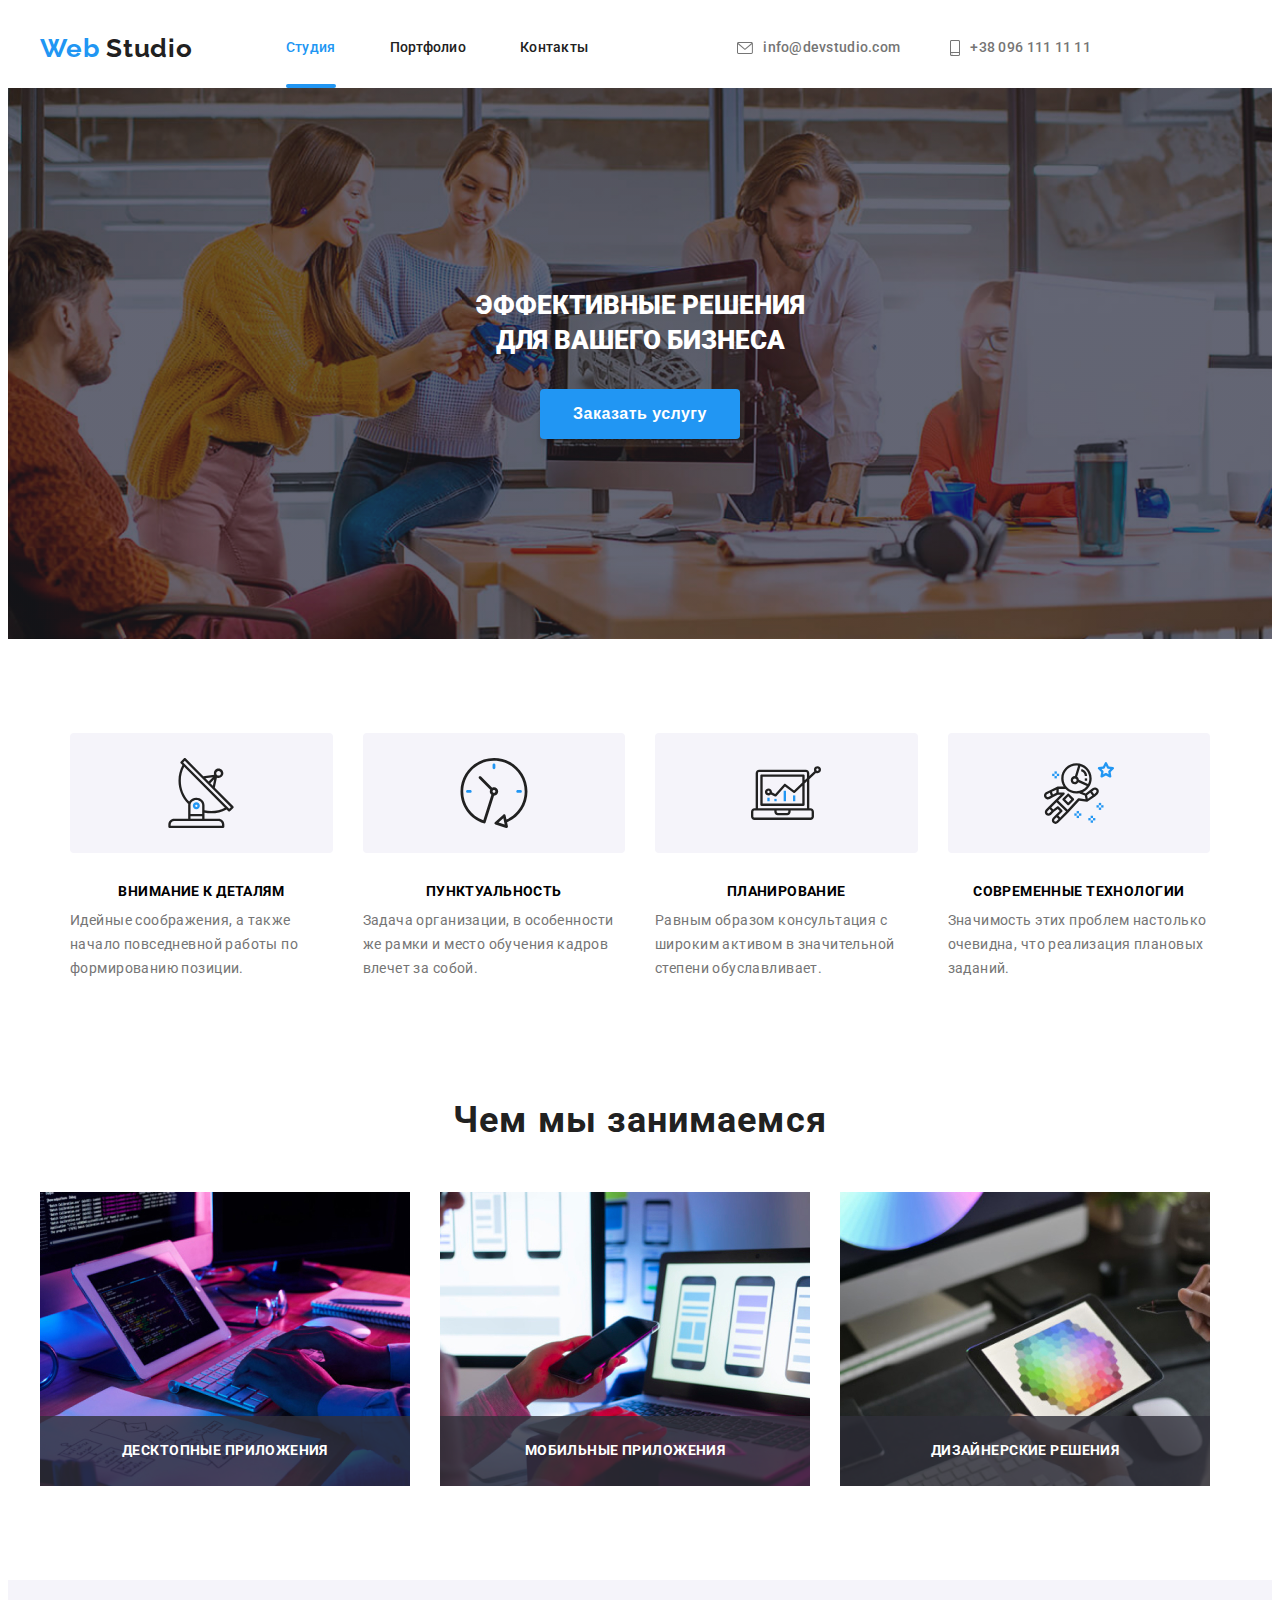
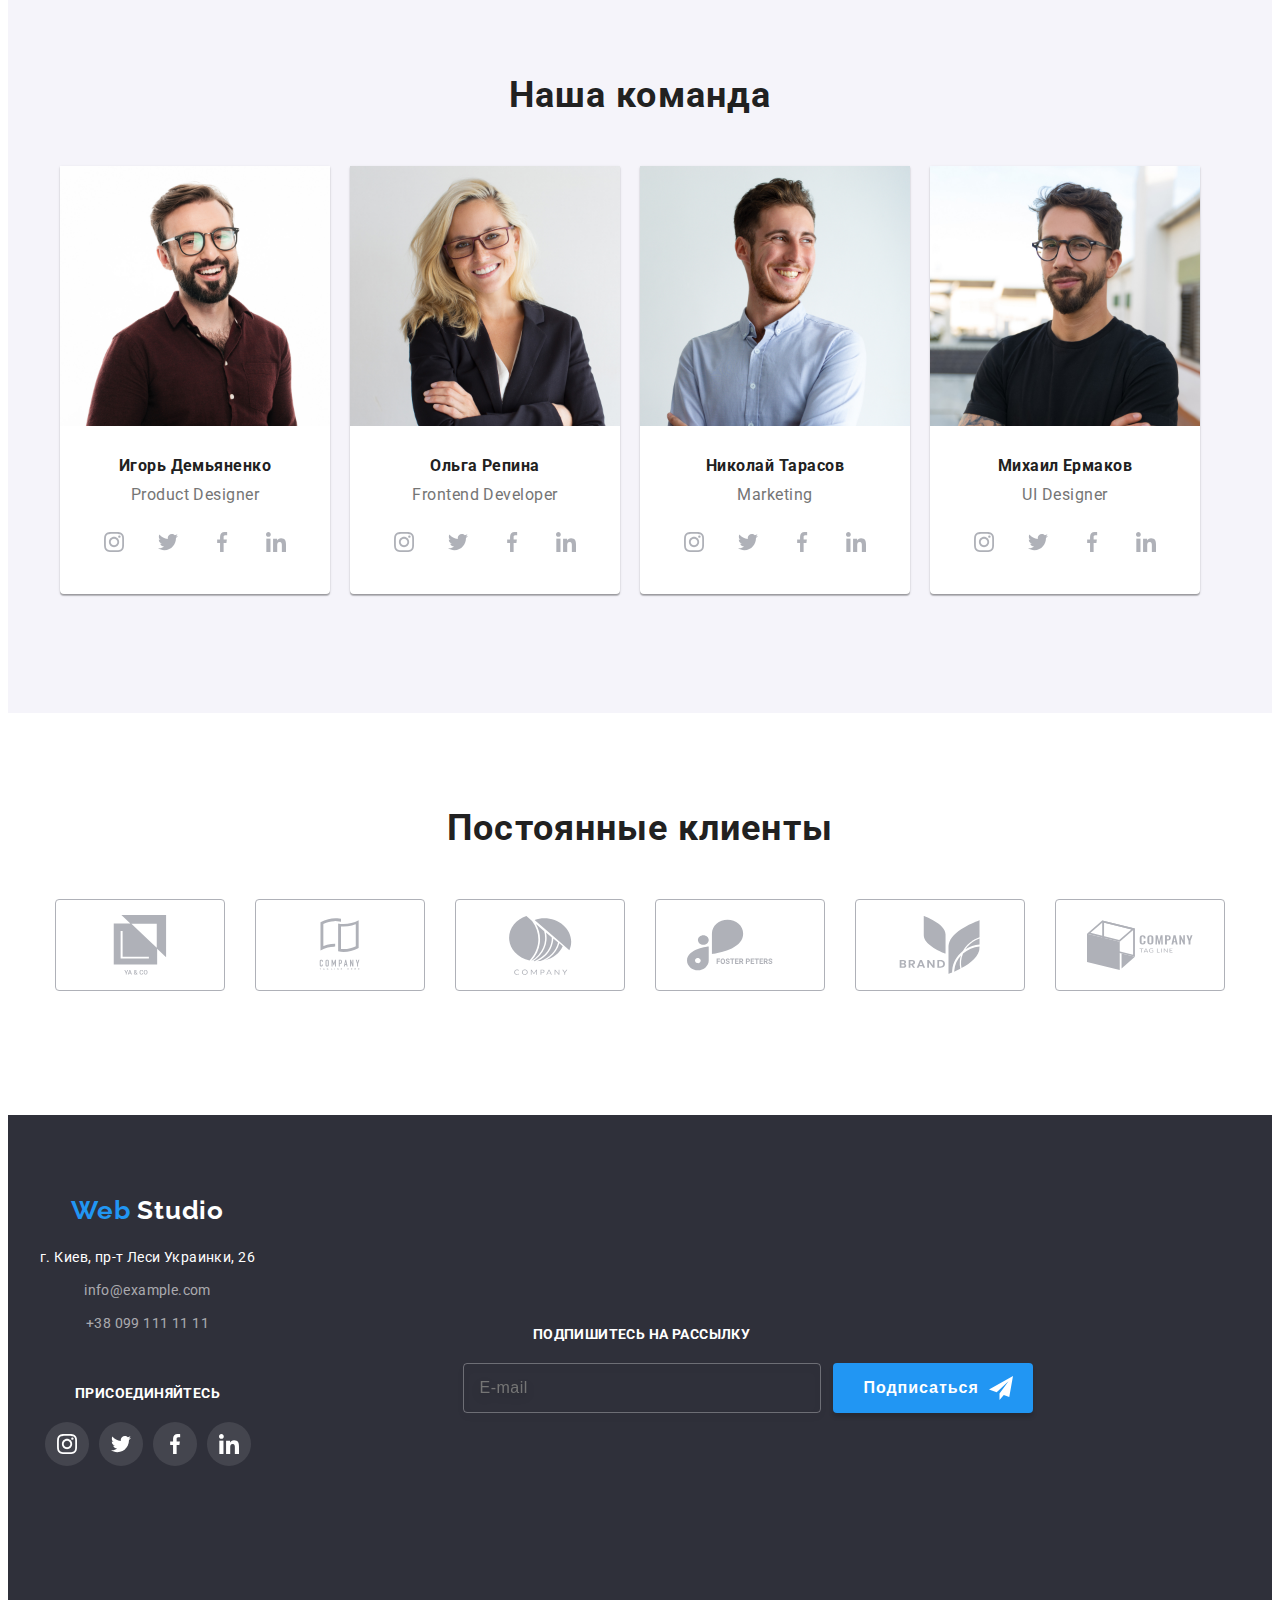
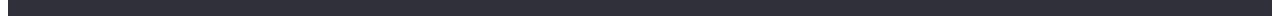
<file: index.html>
<!DOCTYPE html>
<html lang="ru">
  <head>
    <meta name="viewport" content="width=device-width, initial-scale=1.0" />
    <title>Студия</title>
    <meta charset="utf-8" />
    <link rel="preconnect" href="https://fonts.googleapis.com" />
    <link rel="preconnect" href="https://fonts.gstatic.com" crossorigin />
    <link
      href="https://fonts.googleapis.com/css2?family=Fruktur&family=Raleway:wght@700&family=Roboto:wght@400;500;700;900&display=swap"
      rel="stylesheet"
    />
    <link
      rel="stylesheet"
      href="https://cdnjs.cloudflare.com/ajax/libs/modern-normalize/1.1.0/modern-normalize.min.css"
      integrity="sha512-wpPYUAdjBVSE4KJnH1VR1HeZfpl1ub8YT/NKx4PuQ5NmX2tKuGu6U/JRp5y+Y8XG2tV+wKQpNHVUX03MfMFn9Q=="
      crossorigin="anonymous"
      referrerpolicy="no-referrer"
    />
    <!-- <link rel="stylesheet" href="./css/styles.css" /> -->
    <link rel="stylesheet" href="./css/main.min.css" />
  </head>
  <body>
    <header>
      <div class="container header-container">
        <a href="" class="logo link">
          <span class="logo_first">Web</span>
          Studio
        </a>


  <!-- <button class="open-menu-btn">O</button>  -->



        <nav class="header-navigation">
          <ul class="header-list list">
            <li class="header-item">
              <a class="header-link link active-page current" href="#Студия">
                Студия
              </a>
            </li>
            <li class="header-item">
              <a class="header-link link" href="./portfolio.html">Портфолио</a>
            </li>
            <li class="header-item">
              <a class="header-link link" href="#Контакты">Контакты</a>
            </li>
          </ul>
        </nav>

        <ul class="header-list-call list">
          <li class="header-list-call-item">
            <a
              class="header-link-call link mail hlci"
              href="mailto:info@example.com"
            >
              <svg class="header-icon" width="16" height="12">
                <use href="./images/icons.svg#icon-email"></use>
              </svg>
              info@devstudio.com
            </a>
          </li>
          <li class="header-list-call-item">
            <a class="header-link-call link tel hlci" href="tel:+380961111111">
              <svg class="header-icon" width="10" height="16">
                <use href="./images/icons.svg#icon-tel"></use>
              </svg>
              +38 096 111 11 11
            </a>
          </li>
        </ul>     


     
        <button class="open-menu-btn">
          <svg class="mob-open-icon" width="24" height="16">
            <use href="./images/icons.svg#icon-mob-open"></use>
          </svg>
      </button>  


      </div>
      
<!-- mob header -->
<div class="mob-menu is-hidden">

  <div class="container">
 
    <button class="close-menu-btn">
                <svg class="mob-close-icon" width="27" height="27">
            <use href="./images/icons.svg#icon-close"></use>
          </svg>
    </button>
      <div class="mob-top">
          <ul class="mob-menu-list list">
            <li class="mob-menu-item">
              <a class="mob-menu-link link active-page mob-current" href="#Студия">
                Студия
              </a>
            </li>
            <li class="mob-menu-item">
              <a class="mob-menu-link link" href="./portfolio.html">Портфолио</a>
            </li>
            <li class="mob-menu-item">
              <a class="mob-menu-link link" href="#Контакты">Контакты</a>
            </li>
          </ul>
    </div>
       <div class="mob-bottom">
          <ul class="mob-menu-call list">
          <li class="mob-menu-list-call-item">
            <a class="mob-menu-link-call link mob-tel" href="tel:+380961111111">
              +38 096 111 11 11
            </a>
          </li>
          <li class="mob-menu-list-call-item">
            <a
              class="mob-menu-link-call link mob-mail"
              href="mailto:info@example.com"
            >
              info@devstudio.com
            </a>
          </li>
        </ul>

         <ul class="mob-social-list list">
          <li class="mob-social-item">
            <a
              class="mob-social-link link"
              href=""
            >
              Instagram
            </a>
          </li>
          <li class="mob-social-item">
            <a
              class="mob-social-link link"
              href=""
            >
              Twitter
            </a>
          </li>
          <li class="mob-social-item">
            <a
              class="mob-social-link link"
              href=""
            >
              Facebook
            </a>
          </li>
          <li class="mob-social-item last">
            <a
              class="mob-social-link  link"
              href=""
            >
              LinkedIn
            </a>
          </li>
         
        </ul>
        </div>
  </div>
</div>
    </header>
    <main>
      <section class="hero section">
        <div class="container hero-container">
          <h1 class="hero__title">
            Эффективные решения
            <br />
            для вашего бизнеса
          </h1>

          <button class="hero__btn" type="button" data-modal-open>
            Заказать услугу
          </button>
        </div>
      </section>

      <!-- benef -->
      <section class="section">
        <div class="container">
          <h2 class="section__title hidden">Наши преймущества</h2>
          <ul class="benef list">
            <li class="benef__item">
              <div class="benef__container">
                <svg class="benef__icon" width="70" height="70">
                  <use href="./images/icons.svg#icon-benef1"></use>
                </svg>
              </div>
              <h3 class="benef__title">Внимание к деталям</h3>
              <p class="benef__text">
                Идейные соображения, а также начало повседневной работы по
                формированию позиции.
              </p>
            </li>
            <li class="benef__item">
              <div class="benef__container">
                <svg class="benef__icon" width="70" height="70">
                  <use href="./images/icons.svg#icon-benef2"></use>
                </svg>
              </div>
              <h3 class="benef__title">Пунктуальность</h3>
              <p class="benef__text">
                Задача организации, в особенности же рамки и место обучения
                кадров влечет за собой.
              </p>
            </li>
            <li class="benef__item">
              <div class="benef__container">
                <svg class="benef__icon" width="70" height="70">
                  <use href="./images/icons.svg#icon-benef3"></use>
                </svg>
              </div>
              <h3 class="benef__title">Планирование</h3>
              <p class="benef__text">
                Равным образом консультация с широким активом в значительной
                степени обуславливает.
              </p>
            </li>
            <li class="benef__item">
              <div class="benef__container">
                <svg class="benef__icon" width="70" height="70">
                  <use href="./images/icons.svg#icon-benef4"></use>
                </svg>
              </div>
              <h3 class="benef__title">Современные технологии</h3>
              <p class="benef__text">
                Значимость этих проблем настолько очевидна, что реализация
                плановых заданий.
              </p>
            </li>
          </ul>
        </div>
      </section>

      <section class="section section--no-padding-top">
        <div class="container">
          <h2 class="section__title">Чем мы занимаемся</h2>

          <ul class="doing">
            <li class="doing__item">
              <div class="doing__box">
                <img
                  src="./images/image1.jpg"
                  alt="схемы на компьютере"
                  width="370"
                />
                <p class="doing__text">Десктопные приложения</p>
              </div>
            </li>
            <li class="doing__item">
              <div class="doing__box">
                <img
                  src="./images/image2.jpg"
                  alt="работа через смартфон"
                  width="370"
                />
                <p class="doing__text">Мобильные приложения</p>
              </div>
            </li>
            <li class="doing__item">
              <div class="doing__box">
                <img
                  src="./images/image3.jpg"
                  alt="дизайн на планшете"
                  width="370"
                  height="246.469"
                />
                <p class="doing__text">Дизайнерские решения</p>
              </div>
            </li>
          </ul>
        </div>
      </section>

      <section class="section section--other-background">
        <div class="container">
          <h2 class="section__title">Наша команда</h2>
          
            <ul class="team">
              <li class="team__item">
                <img
                  src="./images/image4.jpg"
                  alt="Дизайнер Игорь Демьяненко"
                  width="270"
                />
                <div class="team__name">
                  <h3 class="team__header">Игорь Демьяненко</h3>
                  <p class="team__text">Product Designer</p>
               
                <!-- icon -->
                <ul class="teamsocial">
                  <li class="teamsocial__item">
                    <a href="" class="teamsocial__link">
                      <svg class="teamsocial__icon" width="20" height="20">
                        <use href="./images/icons.svg#icon-instagram-2"></use>
                      </svg>
                    </a>
                  </li>
                  <li class="teamsocial__item">
                    <a href="" class="teamsocial__link">
                      <svg class="teamsocial__icon" width="20" height="20">
                        <use href="./images/icons.svg#icon-twitter-1"></use>
                      </svg>
                    </a>
                  </li>
                  <li class="teamsocial__item">
                    <a href="" class="teamsocial__link">
                      <svg class="teamsocial__icon" width="20" height="20">
                        <use href="./images/icons.svg#icon-facebook-1"></use>
                      </svg>
                    </a>
                  </li>
                  <li class="teamsocial__item">
                    <a href="" class="teamsocial__link">
                      <svg class="teamsocial__icon" width="20" height="20">
                        <use href="./images/icons.svg#icon-linkedin-1"></use>
                      </svg>
                    </a>
                  </li>
                </ul>
 </div>
              </li>
              <li class="team__item">
                <img
                  src="./images/image5.jpg"
                  alt="Разработчик Ольга Репина"
                  width="270"
                />
                <div class="team__name">
                  <h3 class="team__header">Ольга Репина</h3>
                  <p class="team__text">Frontend Developer</p>
             
                <!-- icon -->
                <ul class="teamsocial">
                  <li class="teamsocial__item">
                    <a href="" class="teamsocial__link">
                      <svg class="teamsocial__icon" width="20" height="20">
                        <use href="./images/icons.svg#icon-instagram-2"></use>
                      </svg>
                    </a>
                  </li>
                  <li class="teamsocial__item">
                    <a href="" class="teamsocial__link">
                      <svg class="teamsocial__icon" width="20" height="20">
                        <use href="./images/icons.svg#icon-twitter-1"></use>
                      </svg>
                    </a>
                  </li>
                  <li class="teamsocial__item">
                    <a href="" class="teamsocial__link">
                      <svg class="teamsocial__icon" width="20" height="20">
                        <use href="./images/icons.svg#icon-facebook-1"></use>
                      </svg>
                    </a>
                  </li>
                  <li class="teamsocial__item">
                    <a href="" class="teamsocial__link">
                      <svg class="teamsocial__icon" width="20" height="20">
                        <use href="./images/icons.svg#icon-linkedin-1"></use>
                      </svg>
                    </a>
                  </li>
                </ul>   </div>
              </li>
              <li class="team__item">
                <img
                  src="./images/image6.jpg"
                  alt="Маркетолог Николай Тарасов"
                  width="270"
                />
                <div class="team__name">
                  <h3 class="team__header">Николай Тарасов</h3>
                  <p class="team__text">Marketing</p>
                
                <!-- icon -->
                <ul class="teamsocial">
                  <li class="teamsocial__item">
                    <a href="" class="teamsocial__link">
                      <svg class="teamsocial__icon" width="20" height="20">
                        <use href="./images/icons.svg#icon-instagram-2"></use>
                      </svg>
                    </a>
                  </li>
                  <li class="teamsocial__item">
                    <a href="" class="teamsocial__link">
                      <svg class="teamsocial__icon" width="20" height="20">
                        <use href="./images/icons.svg#icon-twitter-1"></use>
                      </svg>
                    </a>
                  </li>
                  <li class="teamsocial__item">
                    <a href="" class="teamsocial__link">
                      <svg class="teamsocial__icon" width="20" height="20">
                        <use href="./images/icons.svg#icon-facebook-1"></use>
                      </svg>
                    </a>
                  </li>
                  <li class="teamsocial__item">
                    <a href="" class="teamsocial__link">
                      <svg class="teamsocial__icon" width="20" height="20">
                        <use href="./images/icons.svg#icon-linkedin-1"></use>
                      </svg>
                    </a>
                  </li>
                </ul></div>
              </li>
              <li class="team__item">
                <img
                  src="./images/image7.jpg"
                  alt="Дизайнер Михаил Ермаков"
                  width="270"
                />
                <div class="team__name">
                  <h3 class="team__header">Михаил Ермаков</h3>
                  <p class="team__text">UI Designer</p>
                
                <!-- icon -->
                <ul class="teamsocial">
                  <li class="teamsocial__item">
                    <a href="" class="teamsocial__link">
                      <svg class="teamsocial__icon" width="20" height="20">
                        <use href="./images/icons.svg#icon-instagram-2"></use>
                      </svg>
                    </a>
                  </li>
                  <li class="teamsocial__item">
                    <a href="" class="teamsocial__link">
                      <svg class="teamsocial__icon" width="20" height="20">
                        <use href="./images/icons.svg#icon-twitter-1"></use>
                      </svg>
                    </a>
                  </li>
                  <li class="teamsocial__item">
                    <a href="" class="teamsocial__link">
                      <svg class="teamsocial__icon" width="20" height="20">
                        <use href="./images/icons.svg#icon-facebook-1"></use>
                      </svg>
                    </a>
                  </li>
                  <li class="teamsocial__item">
                    <a href="" class="teamsocial__link">
                      <svg class="teamsocial__icon" width="20" height="20">
                        <use href="./images/icons.svg#icon-linkedin-1"></use>
                      </svg>
                    </a>
                  </li>
                
                </ul>
              </div>
              
              </li>
            </ul>
          </div>
        </div>
      </section>

      <section class="section client">
        <div class="container">
          <h2 class="section__title">Постоянные клиенты</h2>
          <ul class="clients">
            <li class="clients__item">
              <a href="" class="clients__link">
                <svg class="clients__icon" width="106" height="60">
                  <use href="./images/icons.svg#icon-client1"></use>
                </svg>
              </a>
            </li>
            <li class="clients__item">
              <a href="" class="clients__link">
                <svg class="clients__icon" width="106" height="60">
                  <use href="./images/icons.svg#icon-client2"></use>
                </svg>
              </a>
            </li>
            <li class="clients__item">
              <a href="" class="clients__link">
                <svg class="clients__icon" width="106" height="60">
                  <use href="./images/icons.svg#icon-client3"></use>
                </svg>
              </a>
            </li>
            <li class="clients__item">
              <a href="" class="clients__link">
                <svg class="clients__icon" width="106" height="60">
                  <use href="./images/icons.svg#icon-client4"></use>
                </svg>
              </a>
            </li>
            <li class="clients__item">
              <a href="" class="clients__link">
                <svg class="clients__icon" width="106" height="60">
                  <use href="./images/icons.svg#icon-client5"></use>
                </svg>
              </a>
            </li>
            <li class="clients__item">
              <a href="" class="clients__link">
                <svg class="clients__icon" width="106" height="60">
                  <use href="./images/icons.svg#icon-client6"></use>
                </svg>
              </a>
            </li>
          </ul>
        </div>
      </section>
    </main>

    <footer class="footer">
      <div class="container footer-container">
        <div class="fotfirstsec">
        <div class="footer__first">
          <div class="logofoot">
            <a href="" class="logo link footer-logo">
              <span class="logo_first">Web</span>
              Studio
            </a>
          </div>
          <address>
            <ul class="address-list list">
              <li class="address-item">
                <a class="address-link link gorod" href="">
                  г. Киев, пр-т Леси Украинки, 26
                </a>
              </li>
              <li class="address-item">
                <a
                  class="address-link link footer-mail"
                  href="mailto:info@example.com"
                >
                  info@example.com
                </a>
              </li>
              <li class="address-item">
                <a
                  class="address-link link footer-tel"
                  href="tel:+380991111111"
                >
                  +38 099 111 11 11
                </a>
              </li>
            </ul>
          </address>
        </div>

        <div class="footer__second">
          <h2 class="footer-join">присоединяйтесь</h2>
          <ul class="footer-second-list list">
            <li class="footer-second-item">
              <a href="" class="footer-second-link">
                <svg class="footer-second-icon" width="20" height="20">
                  <use href="./images/icons.svg#icon-instagram-2"></use>
                </svg>
              </a>
            </li>
            <li class="footer-second-item">
              <a href="" class="footer-second-link">
                <svg class="footer-second-icon" width="20" height="20">
                  <use href="./images/icons.svg#icon-twitter-1"></use>
                </svg>
              </a>
            </li>
            <li class="footer-second-item">
              <a href="" class="footer-second-link">
                <svg class="footer-second-icon" width="20" height="20">
                  <use href="./images/icons.svg#icon-facebook-1"></use>
                </svg>
              </a>
            </li>
            <li class="footer-second-item">
              <a href="" class="footer-second-link">
                <svg class="footer-second-icon" width="20" height="20">
                  <use href="./images/icons.svg#icon-linkedin-1"></use>
                </svg>
              </a>
            </li>
          </ul>
        </div></div>
  
        <form class="footer__third">
          <label for="" class="footer-label">
            Подпишитесь на рассылку
            <input type="email" class="footer-input" placeholder="E-mail" />
          </label>

          <button type="submit" class="footer-button">
            Подписаться
            <svg class="fly-icon" width="24" height="24">
              <use href="./images/icons.svg#icon-fly"></use>
            </svg>
          </button>
        </form>
      </div>
    </footer>
    <!-- modal -->
    <div class="backdrop is-hidden" data-modal>
      <div class="modal">
        <button type="button" class="modal-close" data-modal-close>
          <svg class="close-icon" width="18" height="18">
            <use href="./images/icons.svg#icon-close"></use>
          </svg>
        </button>
        <!-- modal field-->
        <p class="modal-title">Оставьте свои данные, мы вам перезвоним</p>

        <form action="#" class="modal-form">
          <div class="modal-form-field">
            <label for="user-name" class="modal-input-text">Имя</label>
            <div class="modal-wrap">
              <input
                type="text"
                name="user-name"
                class="modal-input"
                id="user-name"
                required
              />
              <svg class="modal-icon" width="18" height="18">
                <use href="./images/icons.svg#icon-modal1"></use>
              </svg>
            </div>
          </div>

          <div class="modal-form-field">
            <label for="user-tel" class="modal-input-text">Телефон</label>
            <div class="modal-wrap">
              <input
                type="tel"
                name="user-tel"
                class="modal-input"
                id="user-tel"
              />
              <svg class="modal-icon" width="18" height="18">
                <use href="./images/icons.svg#icon-modal2"></use>
              </svg>
            </div>
          </div>

          <div class="modal-form-field">
            <label for="user-email" class="modal-input-text">Почта</label>
            <div class="modal-wrap">
              <input
                type="email"
                name="user-email"
                class="modal-input"
                id="user-email"
              />
              <svg class="modal-icon" width="18" height="18">
                <use href="./images/icons.svg#icon-modal3"></use>
              </svg>
            </div>
          </div>

          <div class="modal-form-field modal-form-field-com">
            <label for="user-text" class="modal-input-text">Комментарий</label>
            <textarea
              name="user-text"
              class="modal-input modal-input-comment"
              id="user-text"
              cols="30"
              rows="10"
              placeholder="Введите текст"
              maxlength="100"
            ></textarea>
          </div>

          <div class="wrap-modal-check">
            <input type="checkbox" class="modal-check" id="modal-check" />

            <label for="modal-check" class="modal-check modal-check-text">
              <span>
                <svg class="modal-icon-check" width="16" height="15">
                  <use href="./images/icons.svg#icon-modal4"></use>
                </svg>
              </span>
              Соглашаюсь с рассылкой и принимаю

              <a href="" class="modal-contract">Условия договора</a>
            </label>
          </div>

          <button type="submit" class="modal-button">Отправить</button>
          <!-- <button type="reset">reset</button> -->
        </form>
      </div>
    </div>
    <!-- modal end -->

    <!-- modal sctipt-->

    <script src="./js/modal.js"></script>
     <script src="./js/menu.js"></script>
  </body>
</html>
</file>
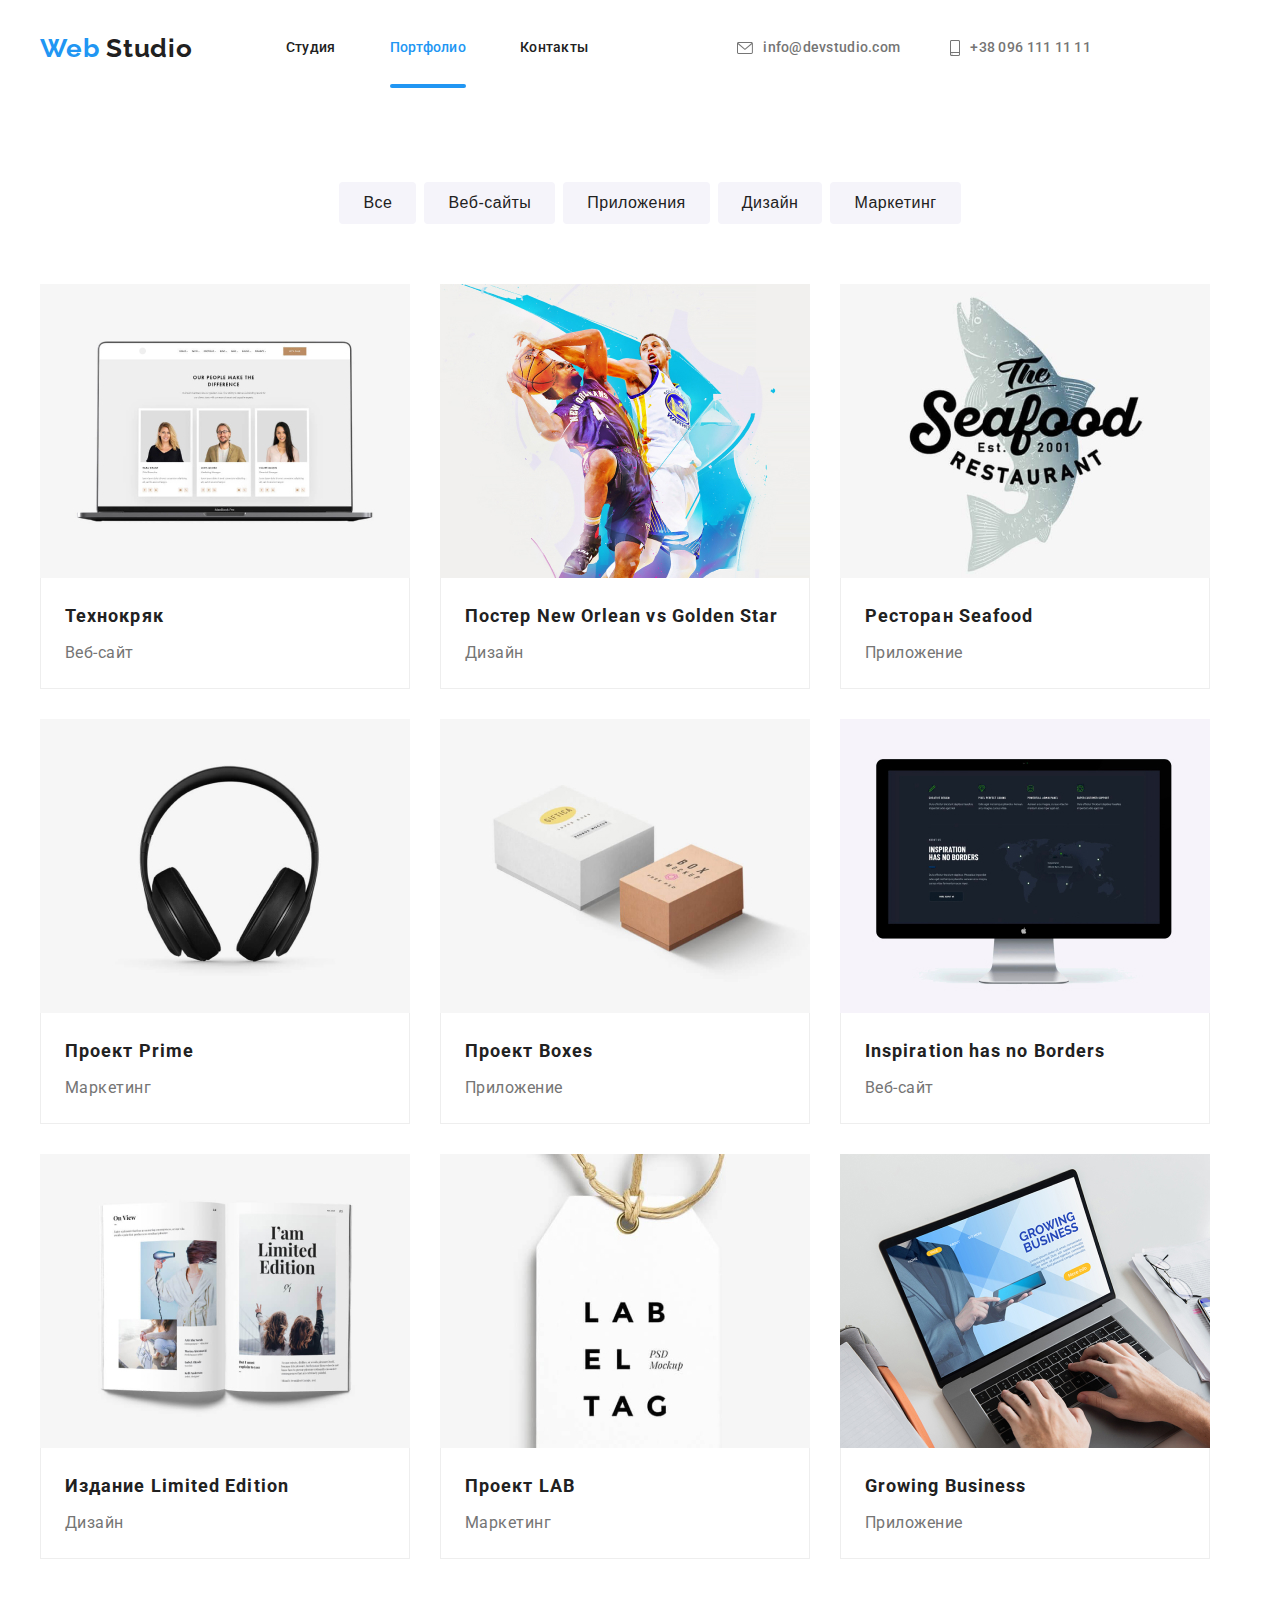
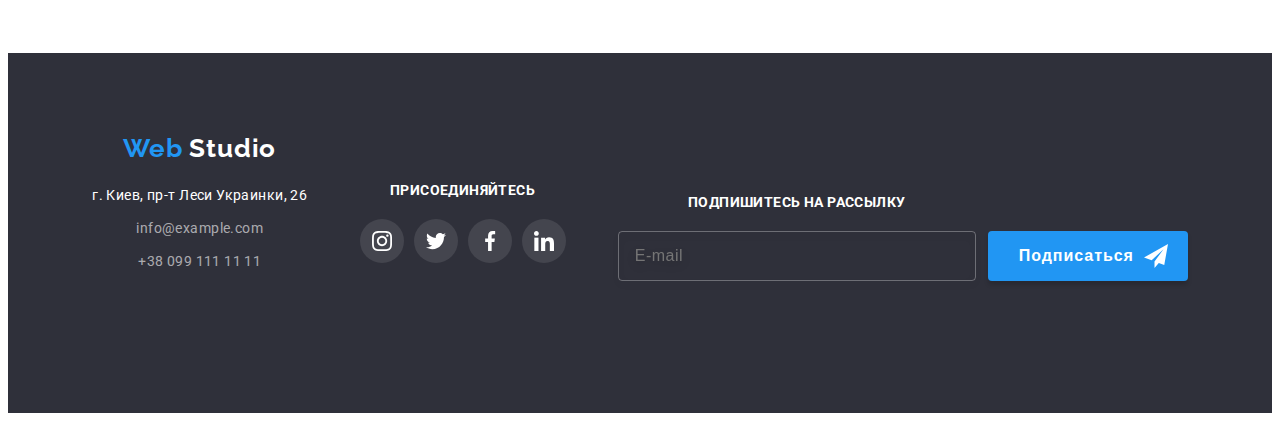
<file: portfolio.html>
<!DOCTYPE html>
<html lang="ru">
  <head>
    <meta name="viewport" content="width=device-width, initial-scale=1.0" />
    <title>Портфолио</title>
    <link rel="preconnect" href="https://fonts.googleapis.com" />
    <link rel="preconnect" href="https://fonts.gstatic.com" crossorigin />
    <link
      href="https://fonts.googleapis.com/css2?family=Fruktur&family=Raleway:wght@700&family=Roboto:wght@400;500;700;900&display=swap"
      rel="stylesheet"
    />
    <link
      rel="stylesheet"
      href="https://cdnjs.cloudflare.com/ajax/libs/modern-normalize/1.1.0/modern-normalize.min.css"
      integrity="sha512-wpPYUAdjBVSE4KJnH1VR1HeZfpl1ub8YT/NKx4PuQ5NmX2tKuGu6U/JRp5y+Y8XG2tV+wKQpNHVUX03MfMFn9Q=="
      crossorigin="anonymous"
      referrerpolicy="no-referrer"
    />

    <!-- <link rel="stylesheet" href="./css/styles.css" /> -->
    <link rel="stylesheet" href="./css/main.min.css" />
  </head>
  <body>
    <header>
      <div class="container header-container">
        <a href="" class="logo link">
          <span class="logo_first">Web</span>
          Studio
        </a>

        <!-- <button class="open-menu-btn">O</button>  -->

        <nav class="header-navigation">
          <ul class="header-list list">
            <li class="header-item">
              <a class="header-link link no-active-page" href="./index.html">
                Студия
              </a>
            </li>
            <li class="header-item">
              <a class="header-link link active-page current" href="#Портфолио">
                Портфолио
              </a>
            </li>
            <li class="header-item">
              <a class="header-link link" href="#Контакты">Контакты</a>
            </li>
          </ul>
        </nav>

        <ul class="header-list-call list">
          <li class="header-list-call-item">
            <a
              class="header-link-call link mail hlci"
              href="mailto:info@example.com"
            >
              <svg class="header-icon" width="16" height="12">
                <use href="./images/icons.svg#icon-email"></use>
              </svg>
              info@devstudio.com
            </a>
          </li>
          <li class="header-list-call-item">
            <a class="header-link-call link tel hlci" href="tel:+380961111111">
              <svg class="header-icon" width="10" height="16">
                <use href="./images/icons.svg#icon-tel"></use>
              </svg>
              +38 096 111 11 11
            </a>
          </li>
        </ul>

        <button class="open-menu-btn">
          <svg class="mob-open-icon" width="24" height="16">
            <use href="./images/icons.svg#icon-mob-open"></use>
          </svg>
        </button>
      </div>

      <!-- mob header -->
      <div class="mob-menu is-hidden">
        <div class="container">
          <button class="close-menu-btn">
            <svg class="mob-close-icon" width="27" height="27">
              <use href="./images/icons.svg#icon-close"></use>
            </svg>
          </button>
          <div class="mob-top">
            <ul class="mob-menu-list list">
              <li class="mob-menu-item">
                <a class="mob-menu-link link" href="./index.html">
                  Студия
                </a>
              </li>
              <li class="mob-menu-item">
                <a
                  class="mob-menu-link link active-page mob-current"
                  href="#Портфолио"
                >
                  Портфолио
                </a>
              </li>
              <li class="mob-menu-item">
                <a class="mob-menu-link link" href="#Контакты">Контакты</a>
              </li>
            </ul>
          </div>
          <div class="mob-bottom">
            <ul class="mob-menu-call list">
              <li class="mob-menu-list-call-item">
                <a
                  class="mob-menu-link-call link mob-tel"
                  href="tel:+380961111111"
                >
                  +38 096 111 11 11
                </a>
              </li>
              <li class="mob-menu-list-call-item">
                <a
                  class="mob-menu-link-call link mob-mail"
                  href="mailto:info@example.com"
                >
                  info@devstudio.com
                </a>
              </li>
            </ul>

            <ul class="mob-social-list list">
              <li class="mob-social-item">
                <a class="mob-social-link link" href="">
                  Instagram
                </a>
              </li>
              <li class="mob-social-item">
                <a class="mob-social-link link" href="">
                  Twitter
                </a>
              </li>
              <li class="mob-social-item">
                <a class="mob-social-link link" href="">
                  Facebook
                </a>
              </li>
              <li class="mob-social-item last">
                <a class="mob-social-link link" href="">
                  LinkedIn
                </a>
              </li>
            </ul>
          </div>
        </div>
      </div>
    </header>

    <main>
      <section class="section section-work">
        <div class="work-container container">
          <h1 class="section-work-title">Наши работы</h1>

          <ul class="section-work-list list">
            <li class="section-item">
              <button type="button" class="section-work-link">Все</button>
            </li>
            <li class="section-item">
              <button type="button" class="section-work-link">Веб-сайты</button>
            </li>
            <li class="section-item">
              <button type="button" class="section-work-link">
                Приложения
              </button>
            </li>
            <li class="section-item">
              <button type="button" class="section-work-link">Дизайн</button>
            </li>
            <li class="section-item">
              <button type="button" class="section-work-link">Маркетинг</button>
            </li>
          </ul>

          <!-- pictures -->

          <ul class="work-pic-list list">
            <li class="work-pic-item">
              <a class="work-pic-link link" href="">
                <div class="wrap-work">
                  <img src="./images/portfolio1.jpg" alt="" />

                  <!--  -->
                  <p class="work-top-text">
                    Технокряк это современная площадка распространения
                    коронавируса. Компании используют эту платформу для
                    цифрового шпионажа и атак на защищённые сервера конкурентов.
                  </p>
                  <!--  -->
                </div>
                <div class="work">
                  <h2 class="work-pic-title">Технокряк</h2>
                  <p class="work-pic-text">Веб-сайт</p>
                </div>
              </a>
            </li>

            <li class="work-pic-item">
              <a class="work-pic-link link" href="">
                <div class="wrap-work">
                  <img src="./images/portfolio2.jpg" alt="" />

                  <!--  -->
                  <p class="work-top-text">
                    Технокряк это современная площадка распространения
                    коронавируса. Компании используют эту платформу для
                    цифрового шпионажа и атак на защищённые сервера конкурентов.
                  </p>
                  <!--  -->
                </div>
                <div class="work">
                  <h2 class="work-pic-title">
                    Постер New Orlean vs Golden Star
                  </h2>
                  <p class="work-pic-text">Дизайн</p>
                </div>
              </a>
            </li>

            <li class="work-pic-item">
              <a class="work-pic-link link" href="">
                <div class="wrap-work">
                  <img src="./images/portfolio3.jpg" alt="" />

                  <!--  -->
                  <p class="work-top-text">
                    Технокряк это современная площадка распространения
                    коронавируса. Компании используют эту платформу для
                    цифрового шпионажа и атак на защищённые сервера конкурентов.
                  </p>
                  <!--  -->
                </div>
                <div class="work">
                  <h2 class="work-pic-title">Ресторан Seafood</h2>
                  <p class="work-pic-text">Приложение</p>
                </div>
              </a>
            </li>

            <li class="work-pic-item">
              <a class="work-pic-link link" href="">
                <div class="wrap-work">
                  <img src="./images/portfolio4.jpg" alt="" />

                  <!--  -->
                  <p class="work-top-text">
                    Технокряк это современная площадка распространения
                    коронавируса. Компании используют эту платформу для
                    цифрового шпионажа и атак на защищённые сервера конкурентов.
                  </p>
                  <!--  -->
                </div>
                <div class="work">
                  <h2 class="work-pic-title">Проект Prime</h2>
                  <p class="work-pic-text">Маркетинг</p>
                </div>
              </a>
            </li>

            <li class="work-pic-item">
              <a class="work-pic-link link" href="">
                <div class="wrap-work">
                  <img src="./images/portfolio5.jpg" alt="" />

                  <!--  -->
                  <p class="work-top-text">
                    Технокряк это современная площадка распространения
                    коронавируса. Компании используют эту платформу для
                    цифрового шпионажа и атак на защищённые сервера конкурентов.
                  </p>
                  <!--  -->
                </div>
                <div class="work">
                  <h2 class="work-pic-title">Проект Boxes</h2>
                  <p class="work-pic-text">Приложение</p>
                </div>
              </a>
            </li>
            <li class="work-pic-item">
              <a class="work-pic-link link" href="">
                <div class="wrap-work">
                  <img src="./images/portfolio6.jpg" alt="" />

                  <!--  -->
                  <p class="work-top-text">
                    Технокряк это современная площадка распространения
                    коронавируса. Компании используют эту платформу для
                    цифрового шпионажа и атак на защищённые сервера конкурентов.
                  </p>
                  <!--  -->
                </div>
                <div class="work">
                  <h2 class="work-pic-title">Inspiration has no Borders</h2>
                  <p class="work-pic-text">Веб-сайт</p>
                </div>
              </a>
            </li>

            <li class="work-pic-item">
              <a class="work-pic-link link" href="">
                <div class="wrap-work">
                  <img src="./images/portfolio7.jpg" alt="" />

                  <!--  -->
                  <p class="work-top-text">
                    Технокряк это современная площадка распространения
                    коронавируса. Компании используют эту платформу для
                    цифрового шпионажа и атак на защищённые сервера конкурентов.
                  </p>
                  <!--  -->
                </div>
                <div class="work">
                  <h2 class="work-pic-title">Издание Limited Edition</h2>
                  <p class="work-pic-text">Дизайн</p>
                </div>
              </a>
            </li>
            <li class="work-pic-item">
              <a class="work-pic-link link" href="">
                <div class="wrap-work">
                  <img src="./images/portfolio8.jpg" alt="" />

                  <!--  -->
                  <p class="work-top-text">
                    Технокряк это современная площадка распространения
                    коронавируса. Компании используют эту платформу для
                    цифрового шпионажа и атак на защищённые сервера конкурентов.
                  </p>
                  <!--  -->
                </div>
                <div class="work">
                  <h2 class="work-pic-title">Проект LAB</h2>
                  <p class="work-pic-text">Маркетинг</p>
                </div>
              </a>
            </li>
            <li class="work-pic-item">
              <a class="work-pic-link link" href="">
                <div class="wrap-work">
                  <img src="./images/portfolio9.jpg" alt="" />

                  <!--  -->
                  <p class="work-top-text">
                    Технокряк это современная площадка распространения
                    коронавируса. Компании используют эту платформу для
                    цифрового шпионажа и атак на защищённые сервера конкурентов.
                  </p>
                  <!--  -->
                </div>
                <div class="work">
                  <h2 class="work-pic-title">Growing Business</h2>
                  <p class="work-pic-text">Приложение</p>
                </div>
              </a>
            </li>
          </ul>
        </div>
      </section>
    </main>

    <footer class="footer">
      <div class="container footer-container">
        <!-- <div class="fotfirstsec"> -->
        <div class="footer__first">
          <div class="logofoot">
            <a href="" class="logo link footer-logo">
              <span class="logo_first">Web</span>
              Studio
            </a>
          </div>
          <address>
            <ul class="address-list list">
              <li class="address-item">
                <a class="address-link link gorod" href="">
                  г. Киев, пр-т Леси Украинки, 26
                </a>
              </li>
              <li class="address-item">
                <a
                  class="address-link link footer-mail"
                  href="mailto:info@example.com"
                >
                  info@example.com
                </a>
              </li>
              <li class="address-item">
                <a
                  class="address-link link footer-tel"
                  href="tel:+380991111111"
                >
                  +38 099 111 11 11
                </a>
              </li>
            </ul>
          </address>
        </div>

        <div class="footer__second">
          <h2 class="footer-join">присоединяйтесь</h2>
          <ul class="footer-second-list list">
            <li class="footer-second-item">
              <a href="" class="footer-second-link">
                <svg class="footer-second-icon" width="20" height="20">
                  <use href="./images/icons.svg#icon-instagram-2"></use>
                </svg>
              </a>
            </li>
            <li class="footer-second-item">
              <a href="" class="footer-second-link">
                <svg class="footer-second-icon" width="20" height="20">
                  <use href="./images/icons.svg#icon-twitter-1"></use>
                </svg>
              </a>
            </li>
            <li class="footer-second-item">
              <a href="" class="footer-second-link">
                <svg class="footer-second-icon" width="20" height="20">
                  <use href="./images/icons.svg#icon-facebook-1"></use>
                </svg>
              </a>
            </li>
            <li class="footer-second-item">
              <a href="" class="footer-second-link">
                <svg class="footer-second-icon" width="20" height="20">
                  <use href="./images/icons.svg#icon-linkedin-1"></use>
                </svg>
              </a>
            </li>
          </ul>
        </div>
        <!-- </div> -->

        <form class="footer__third">
          <label for="" class="footer-label">
            Подпишитесь на рассылку
            <input type="email" class="footer-input" placeholder="E-mail" />
          </label>

          <button type="submit" class="footer-button">
            Подписаться
            <svg class="fly-icon" width="24" height="24">
              <use href="./images/icons.svg#icon-fly"></use>
            </svg>
          </button>
        </form>
      </div>
    </footer>
    <script src="./js/menu.js"></script>
  </body>
</html>
</file>
<file: css/styles.css>
/* конец сброса настроек */

/* -------------------flex---------------------- */

/* ------------------header---------------- */

/* hero */

/* benefits */

/* .benef-cotainer {
  display: flex;
  margin-top: 88px;
  justify-content: center;
  margin-bottom: 94px;
} */

/* doing */

/* team */

/* client */

/* footer */

/* -------------ПОРТФОЛИО--------------- */
/* section-work */

/* modal */

/* footer2 */
</file>
<file: css/main.min.css>
address{font-style:normal}body{font-family:Roboto, sans-serif}.hidden{position:absolute;width:1px;height:1px;margin:-1px;border:0;padding:0;white-space:nowrap;clip-path:inset(100%);clip:rect(0 0 0 0);overflow:hidden}.list{list-style:none}a{text-decoration:none}.is-hidden{visibility:hidden;opacity:0;pointer-events:none}.container{width:100%;padding-left:15px;padding-right:15px;margin:0 auto}@media screen and (min-width: 480px){.container{width:480px}}@media screen and (min-width: 768px){.container{width:768px}}@media screen and (min-width: 1200px){.container{width:1200px}}.section{padding:60px 0}@media screen and (min-width: 480px){.section{padding:94px 0}}:root{--color_first: #757575;--color_second: #212121;--color_accent: #2196f3;--coolor_title: #ffffff;--color_border: #eeeeee}button{cursor:pointer}p,h1,h2,h3,h4,h5,h6{margin:0}ol,ul{list-style:none;margin:0;padding:0}img{min-width:100%;height:auto;display:block}.header-container{display:flex;flex-wrap:wrap;align-items:center;position:relative}@media screen and (min-width: 768px){.header-container{flex-wrap:nowrap}}.header-connect{margin-left:auto}.header-list{display:flex;align-items:center}.header-list-call{display:none}@media screen and (min-width: 768px){.header-list-call{display:flex;flex-wrap:wrap;justify-content:flex-start;margin-right:auto;margin-left:60px}}@media screen and (min-width: 1200px){.header-list-call{display:flex;margin-left:auto;display:flex;align-items:center}}.header-navigation{display:none}@media screen and (min-width: 768px){.header-navigation{display:block}}.logohead{margin-right:93px}.header-item{margin-right:54px}.header-item:last-child{margin-right:0}@media screen and (min-width: 768px){.header-list-call-item:not(:last-child){margin-right:0}}@media screen and (min-width: 1200px){.header-list-call-item:not(:last-child){margin-right:50px}}@media screen and (min-width: 768px){.header-list-call-item{margin-right:0}.header-list-call-item:not(:last-child){margin-bottom:10px}}@media screen and (min-width: 1200px){.header-list-call-item:not(:last-child){margin-bottom:0}}.logo{margin-right:93px;color:var(--color_second);font-family:Raleway, sans-serif;font-weight:700;font-size:26px;line-height:1.19;letter-spacing:0.03em;display:block}@media screen and (min-width: 320px){.logo{margin-bottom:20px;margin-top:20px}}@media screen and (min-width: 768px){.logo{margin-bottom:0;margin-top:0}}.logo_first{color:var(--color_accent)}.header-link{display:block;padding:32px 0;color:var(--color_second);font-weight:500;font-size:14px;line-height:1.14;letter-spacing:0.02em;transition:color 250ms cubic-bezier(0.4, 0, 0.2, 1);position:relative}.header-link.current::after{content:"";width:100%;height:4px;background-color:var(--color_accent);border-radius:2px;position:absolute;left:0;bottom:0}.header-link-call{font-weight:500;font-size:14px;line-height:1.14;letter-spacing:0.02em;color:var(--color_first);transition:color 250ms cubic-bezier(0.4, 0, 0.2, 1)}.header-link-call:hover,.header-link-call:focus,.header-link:hover,.header-link:focus{color:var(--color_accent)}.hlci{width:100%;height:100%;display:flex}@media screen and (min-width: 768px){.hlci{justify-content:flex-start}}@media screen and (min-width: 1200px){.hlci{justify-content:center;align-items:center}}.header-icon{fill:var(--color_first);margin-right:10px;transition:fill 250ms cubic-bezier(0.4, 0, 0.2, 1)}.hlci:hover .header-icon,.hlci:focus .header-icon{fill:var(--color_accent)}.mob-menu{position:fixed;background-color:#fff;width:100vw;height:100vh;z-index:5;padding-top:13px;padding-bottom:10px;top:0}.mob-menu .container{display:flex;flex-direction:column;height:100%}.close-menu-btn{display:block;margin-left:auto;margin-bottom:10px;width:40px;height:40px;background:#ffffff;border:1px solid #fff}.mob-menu-item:not(:last-child){margin-bottom:30px}.mob-menu-link{font-weight:500;font-size:40px;line-height:1.175;letter-spacing:0.02em;color:var(--color_second)}.mob-tel{font-weight:500;font-size:34px;line-height:1.18;letter-spacing:0.02em;color:var(--color_accent)}.mob-menu-list-call-item:not(:last-child){margin-bottom:30px}.mob-mail{font-weight:500;font-size:24px;line-height:1.17;letter-spacing:0.02em;color:var(--color_first)}.mob-social-list{display:flex;margin-top:50px}.mob-social-link{font-weight:500;font-size:18px;line-height:1.22;letter-spacing:0.02em;color:var(--color_accent)}.mob-social-item:not(:last-child){margin-right:20px}.mob-social-item::after{content:"";width:1px;height:22px;background-color:var(--color_first);border-radius:2px;position:absolute;margin-left:10px}.last::after{content:"";width:1px;height:22px;background-color:#fff;border-radius:2px;position:absolute;margin-left:10px}.mob-bottom{margin-top:auto}.open-menu-btn{margin-left:auto;position:absolute;top:15px;right:15px;width:40px;height:40px;background:#ffffff;border:1px solid #fff;display:flex;align-items:center;justify-content:center}@media screen and (min-width: 768px){.open-menu-btn{display:none}}.mob-open-icon{transition:fill 250ms cubic-bezier(0.4, 0, 0.2, 1)}.open-menu-btn:hover .mob-open-icon,.open-menu-btn:focus .mob-open-icon{fill:var(--color_accent)}.mob-close-icon{transition:fill 250ms cubic-bezier(0.4, 0, 0.2, 1)}.close-menu-btn:hover .mob-close-icon,.close-menu-btn:focus .mob-close-icon{fill:var(--color_accent)}.mob-current{color:var(--color_accent)}.hero__title{font-weight:900;font-size:26px;line-height:1.36;color:var(--coolor_title);text-align:center;text-transform:uppercase}.hero__btn{font-weight:700;font-size:16px;line-height:1.875;color:var(--coolor_title);background-color:var(--color_accent);letter-spacing:0.03em;margin-top:30px;display:block;margin-left:auto;margin-right:auto;width:200px;height:50px;border-radius:4px;border-color:transparent;box-shadow:0px 4px 4px rgba(0,0,0,0.15)}.hero{padding:200px 0;background-color:#2f303a;background-image:linear-gradient(rgba(47,48,58,0.4), rgba(47,48,58,0.4)),url(../images/hero_bg.jpg);background-repeat:no-repeat;background-position:center;background-size:cover;max-width:100%;margin:0 auto}@media screen and (min-width: 480px){.hero{background-image:linear-gradient(rgba(47,48,58,0.4), rgba(47,48,58,0.4)),url(../images/hero_mob.jpg)}}@media screen and (min-width: 481px){.hero{background-image:linear-gradient(rgba(47,48,58,0.4), rgba(47,48,58,0.4)),url(../images/hero_bg.jpg)}}@media screen and (min-width: 768px){.benef{display:flex;flex-wrap:wrap;margin-left:30px;justify-content:center}}@media screen and (min-width: 1200px){.benef{display:flex;flex-wrap:nowrap;margin-left:30px}}.benef__item{margin-bottom:25px}@media screen and (min-width: 768px){.benef__item{margin-right:30px;width:270px}}.benef__title{font-weight:bold;font-size:14px;line-height:16px;text-align:center;letter-spacing:0.03em;text-transform:uppercase;margin-bottom:10px}.benef__text{font-weight:normal;font-size:14px;line-height:1.71;color:var(--color_first);letter-spacing:0.03em}.benef__container{display:flex;justify-content:center;align-items:center;width:270px;height:120px;background:#f5f4fa;border-radius:4px;margin-bottom:30px;width:100%}.section--no-padding-top{padding-top:0}.doing{display:none}@media screen and (min-width: 1200px){.doing{display:flex}}.doing__item:not(:last-child){margin-right:30px}.section__title{font-weight:700;font-size:36px;line-height:1.17;text-align:center;letter-spacing:0.03em;color:var(--color_second);margin-bottom:50px}.doing__box{position:relative}.doing__text{position:absolute;left:0;font-weight:bold;font-size:14px;line-height:1.14;letter-spacing:0.03em;text-transform:uppercase;color:var(--coolor_title);background-color:rgba(47,48,58,0.8);height:70px;width:100%;transform:translateY(-70px);display:flex;justify-content:center;align-items:center}@media screen and (min-width: 768px){.team{display:flex;justify-content:center;flex-wrap:wrap}}.section--other-background{background-color:#f5f4fa}.team__item{margin-bottom:25px;background-color:var(--coolor_title);box-shadow:0px 1px 3px rgba(0,0,0,0.12),0px 1px 1px rgba(0,0,0,0.14),0px 2px 1px rgba(0,0,0,0.2);border-radius:0px 0px 4px 4px}.team__item img{width:270px;height:auto}@media screen and (min-width: 768px){.team__item{margin-right:20px}}.team__header{font-family:Roboto;font-weight:700;font-size:16px;line-height:1.19;text-align:center;letter-spacing:0.03em;color:var(--color_second)}.team__name{padding-top:30px;padding-bottom:30px}.team__text{margin-top:10px;font-weight:normal;font-size:16px;line-height:1.19;text-align:center;letter-spacing:0.03em;color:var(--color_first);padding-bottom:16px}.teamsocial{display:flex;justify-content:center}.teamsocial__item{width:44px;height:44px}.teamsocial__item+.teamsocial__item{margin-left:10px}.teamsocial__link{width:100%;height:100%;border-radius:50%;display:flex;align-items:center;justify-content:center;transition:background-color 250ms cubic-bezier(0.4, 0, 0.2, 1)}.teamsocial__link:hover,.teamsocial__link:focus{background-color:var(--color_accent)}.teamsocial__icon{fill:#afb1b8;transition:fill 250ms cubic-bezier(0.4, 0, 0.2, 1)}.teamsocial__link:hover .teamsocial__icon,.teamsocial__link:focus .teamsocial__icon{fill:var(--coolor_title)}.client__title{font-weight:bold;font-size:28px;line-height:1.167;text-align:center;letter-spacing:0.03em;color:#212121;margin-bottom:50px}.clients{display:flex;justify-content:center;flex-wrap:wrap}.clients__item{display:flex;margin-bottom:30px}.clients__item+.clients__item{margin-left:30px}.clients__item:nth-child(2n+1){margin-left:0}.clients__item:nth-last-child(-n+2){margin-bottom:0}@media screen and (min-width: 768px){.clients__item+.clients__item{margin-left:30px}.clients__item:nth-child(3n+4){margin-left:0}.clients__item:nth-last-child(-n+3){margin-bottom:0}}@media screen and (min-width: 1200px){.clients__item{flex-wrap:nowrap}.clients__item+.clients__item{margin-left:30px}}.clients__link{width:100%;height:100%;display:flex;align-items:center;justify-content:center;width:170px;height:92px;border:1px solid #afb1b8;box-sizing:border-box;border-radius:4px;transition:border-color 250ms cubic-bezier(0.4, 0, 0.2, 1)}.clients__link:hover,.clients__link:focus{border-color:var(--color_accent)}.clients__icon{fill:#afb1b8;transition:fill 250ms cubic-bezier(0.4, 0, 0.2, 1)}.clients__link:hover .clients__icon,.clients__link:focus .clients__icon{fill:var(--color_accent)}@media screen and (min-width: 1200px){.footer-container{display:flex;flex-wrap:nowrap;margin-top:20px;margin-bottom:60px}}.logofoot{margin-bottom:20px;display:flex;justify-content:center}.address-item:not(:last-child){margin-bottom:9px}.footer{padding:60px 0;background-color:#2f303a}.footer__first{display:flex;flex-wrap:wrap;margin-left:auto;margin-right:auto}@media screen and (min-width: 250px){.footer__first{display:inline-block}}@media screen and (min-width: 1200px){.footer__first{display:inline-block}}@media screen and (min-width: 768px){.fotfirstsec{display:flex;justify-content:space-around;align-items:flex-start}}@media screen and (min-width: 1200px){.fotfirstsec{display:inline-block}}.footer-logo{color:#fff}@media screen and (min-width: 320px){.footer-logo{margin-left:auto;margin-right:auto}}@media screen and (min-width: 1200px){.footer-logo{all:none}}.gorod{font-weight:normal;font-size:14px;line-height:1.71;letter-spacing:0.03em;color:#fff;font-style:normal}.footer-mail,.footer-tel{font-weight:normal;font-size:14px;line-height:1.71;letter-spacing:0.03em;color:rgba(255,255,255,0.6);font-style:normal}.footer-join{font-weight:bold;font-size:14px;line-height:1.14;letter-spacing:0.03em;text-transform:uppercase;color:#ffffff;margin-bottom:20px}.footer-container{justify-content:center;text-align:center}.footer__second{margin-top:50px;justify-content:center;align-items:center}@media screen and (min-width: 768px){.footer__second{margin-top:0}}@media screen and (min-width: 1200px){.footer__second{margin-top:50px}}.footer-second-list{display:flex;justify-content:center}.footer-second-item{width:44px;height:44px;margin-bottom:30px}.footer-second-item+.footer-second-item{margin-left:10px}.footer-second-link{width:100%;height:100%;border-radius:50%;display:flex;align-items:center;justify-content:center;background-color:rgba(255,255,255,0.1);transition:background-color 250ms cubic-bezier(0.4, 0, 0.2, 1)}.footer-second-link:hover,.footer-second-link:focus{background-color:var(--color_accent)}.footer-second-icon{fill:var(--coolor_title)}.footer__third{margin-top:50px;display:flex;flex-wrap:wrap;justify-content:center;align-items:center}@media screen and (min-width: 768px){.footer__third{display:inline-block;margin-left:auto;margin-right:auto}}@media screen and (min-width: 1200px){.footer__third{margin-top:50px;display:flex;flex-wrap:wrap;justify-content:center;align-items:center}}.footer-label{font-weight:bold;font-size:14px;line-height:1.14;letter-spacing:0.03em;text-transform:uppercase;color:#ffffff}.footer-input{margin-top:20px;font-size:16px;line-height:20px;display:flex;align-items:center;letter-spacing:0.03em;color:rgba(255,255,255,0.6);padding-left:16px;width:358px;height:50px;background-color:transparent;border:1px solid rgba(255,255,255,0.3);box-sizing:border-box;filter:drop-shadow(0px 4px 4px rgba(0,0,0,0.15));border-radius:4px}.footer-button{margin-left:12px;margin-top:36px;width:200px;height:50px;background:#2196f3;box-shadow:0px 4px 4px rgba(0,0,0,0.15);border-radius:4px;border-color:transparent;font-weight:bold;font-size:16px;line-height:30px;display:flex;align-items:center;text-align:center;letter-spacing:0.06em;padding-left:29px;color:#ffffff}@media screen and (min-width: 768px){.footer-button{margin-left:auto;margin-right:auto}}@media screen and (min-width: 1200px){.footer-button{margin-left:12px;margin-top:36px}}.fly-icon{margin-left:10px}.backdrop{width:100vw;height:100vh;background-color:rgba(0,0,0,0.2);position:fixed;top:0;left:0;transition:opacity 300ms, visibility 300ms}.modal{width:450px;height:609px;background:#ffffff;box-shadow:0px 1px 3px rgba(0,0,0,0.12),0px 1px 1px rgba(0,0,0,0.14),0px 2px 1px rgba(0,0,0,0.2);border-radius:4px;position:absolute;top:50%;left:50%;transform:translate(-50%, -50%)}.modal-close{position:absolute;top:8px;right:8px;width:30px;height:30px;background:#ffffff;border:1px solid rgba(0,0,0,0.1);border-radius:50%;display:flex;align-items:center;justify-content:center}.close-icon{transition:fill 250ms cubic-bezier(0.4, 0, 0.2, 1)}.modal-close:hover .close-icon,.modal-close:focus .close-icon{fill:var(--color_accent)}.modal{padding:40px}.modal-title{font-weight:bold;font-size:20px;line-height:1.15;text-align:center;letter-spacing:0.03em;color:#212121;margin-bottom:12px}.modal-form-field{margin-bottom:10px}.modal-input{display:block;width:370px;height:40px;border:1px solid rgba(33,33,33,0.2);box-sizing:border-box;border-radius:4px;padding-left:12px;outline:none;padding-left:40px}.modal-input::placeholder{font-size:14px;line-height:1.17;letter-spacing:0.01em;color:rgba(117,117,117,0.5)}.modal-input-text{font-size:12px;line-height:1.17;letter-spacing:0.01em;color:#757575;display:block;margin-bottom:4px}.modal-form-field-com{margin-bottom:20px}.modal-input-comment{padding:12px 16px;width:370px;height:120px;resize:none}.modal-button{font-size:16px;line-height:1.875;display:block;margin-left:auto;margin-right:auto;letter-spacing:0.06em;color:#ffffff;justify-content:center;width:200px;height:50px;background:#188ce8;border-radius:4px;border-color:transparent;box-shadow:0px 1px 3px rgba(0,0,0,0.12),0px 1px 1px rgba(0,0,0,0.14),0px 2px 1px rgba(0,0,0,0.2);box-shadow:0px 1px 3px rgba(0,0,0,0.12),0px 1px 1px rgba(0,0,0,0.14),0px 2px 1px rgba(0,0,0,0.2);transition:box-shadow 250ms cubic-bezier(0.4, 0, 0.2, 1)}.modal-button:hover,.modal-button:focus{box-shadow:0px 4px 4px rgba(0,0,0,0.15)}.modal-check{font-size:12px;line-height:14px;letter-spacing:1.71;color:#757575;margin-bottom:30px}.modal-contract{color:var(--color_accent);text-decoration:underline}.modal-input{transition:border-color 250ms cubic-bezier(0.4, 0, 0.2, 1)}.modal-input:focus{border-color:var(--color_accent)}.modal-wrap{position:relative}.modal-icon{position:absolute;top:0;left:0;margin-left:12px;margin-top:11px;transition:fill 250ms cubic-bezier(0.4, 0, 0.2, 1)}.modal-input:focus+.modal-icon{fill:var(--color_accent)}.modal-check-text span{width:16px;height:15px;border:2px solid #212121;border-radius:2px;display:flex;margin-right:5px;align-items:center;justify-content:center}.modal-check{appearance:none;display:flex;align-items:center}.modal-check:checked+.modal-check-text span{background-color:var(--color_accent);border:none}.wrap-modal-check{display:flex;align-items:center;justify-content:center}.modal-contract{margin-left:3px}.section-work-list{display:flex;flex-wrap:nowrap;justify-content:left;margin-bottom:50px;margin-left:20px;justify-content:start}@media screen and (min-width: 320px){.section-work-list{flex-wrap:wrap;justify-content:start}}@media screen and (min-width: 1200px){.section-work-list{justify-content:center}}.section-item{margin-bottom:10px}.section-item:not(:last-child){margin-right:8px}.section-work-title{position:absolute;width:1px;height:1px;margin:-1px;border:0;padding:0;white-space:nowrap;clip-path:inset(100%);clip:rect(0 0 0 0);overflow:hidden}.section-work-link{font-weight:500;font-size:16px;line-height:1.625;text-align:center;letter-spacing:0.03em;color:var(--color_second);background-color:#f5f4fa;padding:6px 22px;border-radius:4px;border-color:transparent;transition:background-color 250ms cubic-bezier(0.4, 0, 0.2, 1),color 250ms cubic-bezier(0.4, 0, 0.2, 1),box-shadow 250ms cubic-bezier(0.4, 0, 0.2, 1)}.section-work-link:hover,.section-work-link:focus{color:#fff;background-color:var(--color_accent);box-shadow:0px 3px 1px rgba(0,0,0,0.1),0px 1px 2px rgba(0,0,0,0.08),0px 2px 2px rgba(0,0,0,0.12)}.work-pic-title{font-family:Roboto;font-weight:bold;font-size:18px;line-height:2;letter-spacing:0.06em;color:var(--color_second)}.work-pic-text{margin-top:4px;font-weight:normal;font-size:16px;line-height:1.875;letter-spacing:0.03em;color:var(--color_first)}.wrap-work{position:relative;overflow:hidden}.work-top-text{position:absolute;top:0;left:0;font-size:18px;line-height:1.56;letter-spacing:0.03em;color:var(--coolor_title);padding:63px 24px;background-color:rgba(33,150,243,0.9);transform:translateY(100%);transition:transform 300ms}.work-pic-link:hover .work-top-text,.work-pic-link:focus .work-top-text{transform:translateY(0)}.active-page{color:var(--color_accent);transition:color 250ms cubic-bezier(0.4, 0, 0.2, 1)}.active-page:hover,.active-page:focus{color:var(--color_second)}.work-pic-list{display:flex;justify-content:center}@media screen and (min-width: 320px){.work-pic-list{flex-wrap:wrap}}@media screen and (min-width: 768px){.work-pic-list{flex-wrap:wrap}}.work-pic-item{background-color:var(--coolor_title);transition:box-shadow 250ms cubic-bezier(0.4, 0, 0.2, 1);position:relative}@media screen and (min-width: 320px){.work-pic-item{margin-right:0;margin-bottom:30px}}@media screen and (min-width: 768px){.work-pic-item{width:calc(100% / 2);display:flex;flex-wrap:wrap;justify-content:start}.work-pic-item:nth-child(2n+1){margin-right:10}.work-pic-item:nth-last-child(-n+2){margin-bottom:0}}@media screen and (min-width: 1200px){.work-pic-item{width:calc(100% / 3)}.work-pic-item:nth-child(3n+3){margin-right:0}.work-pic-item:not(:nth-child(-n+3)){margin-bottom:30px}.work-pic-item:nth-last-child(-n+3){margin-bottom:0}}.work-pic-link{display:block;transition:box-shadow 250ms cubic-bezier(0.4, 0, 0.2, 1)}.work-pic-link:hover,.work-pic-link:focus{box-shadow:0px 1px 1px rgba(0,0,0,0.12),0px 4px 4px rgba(0,0,0,0.06),1px 4px 6px rgba(0,0,0,0.16)}.work{padding:20px 24px;border-left:1px solid var(--color_border);border-right:1px solid var(--color_border);border-bottom:1px solid var(--color_border)}.wrap{border-bottom:1px solid #ececec}
/*# sourceMappingURL=main.min.css.map */
</file>
